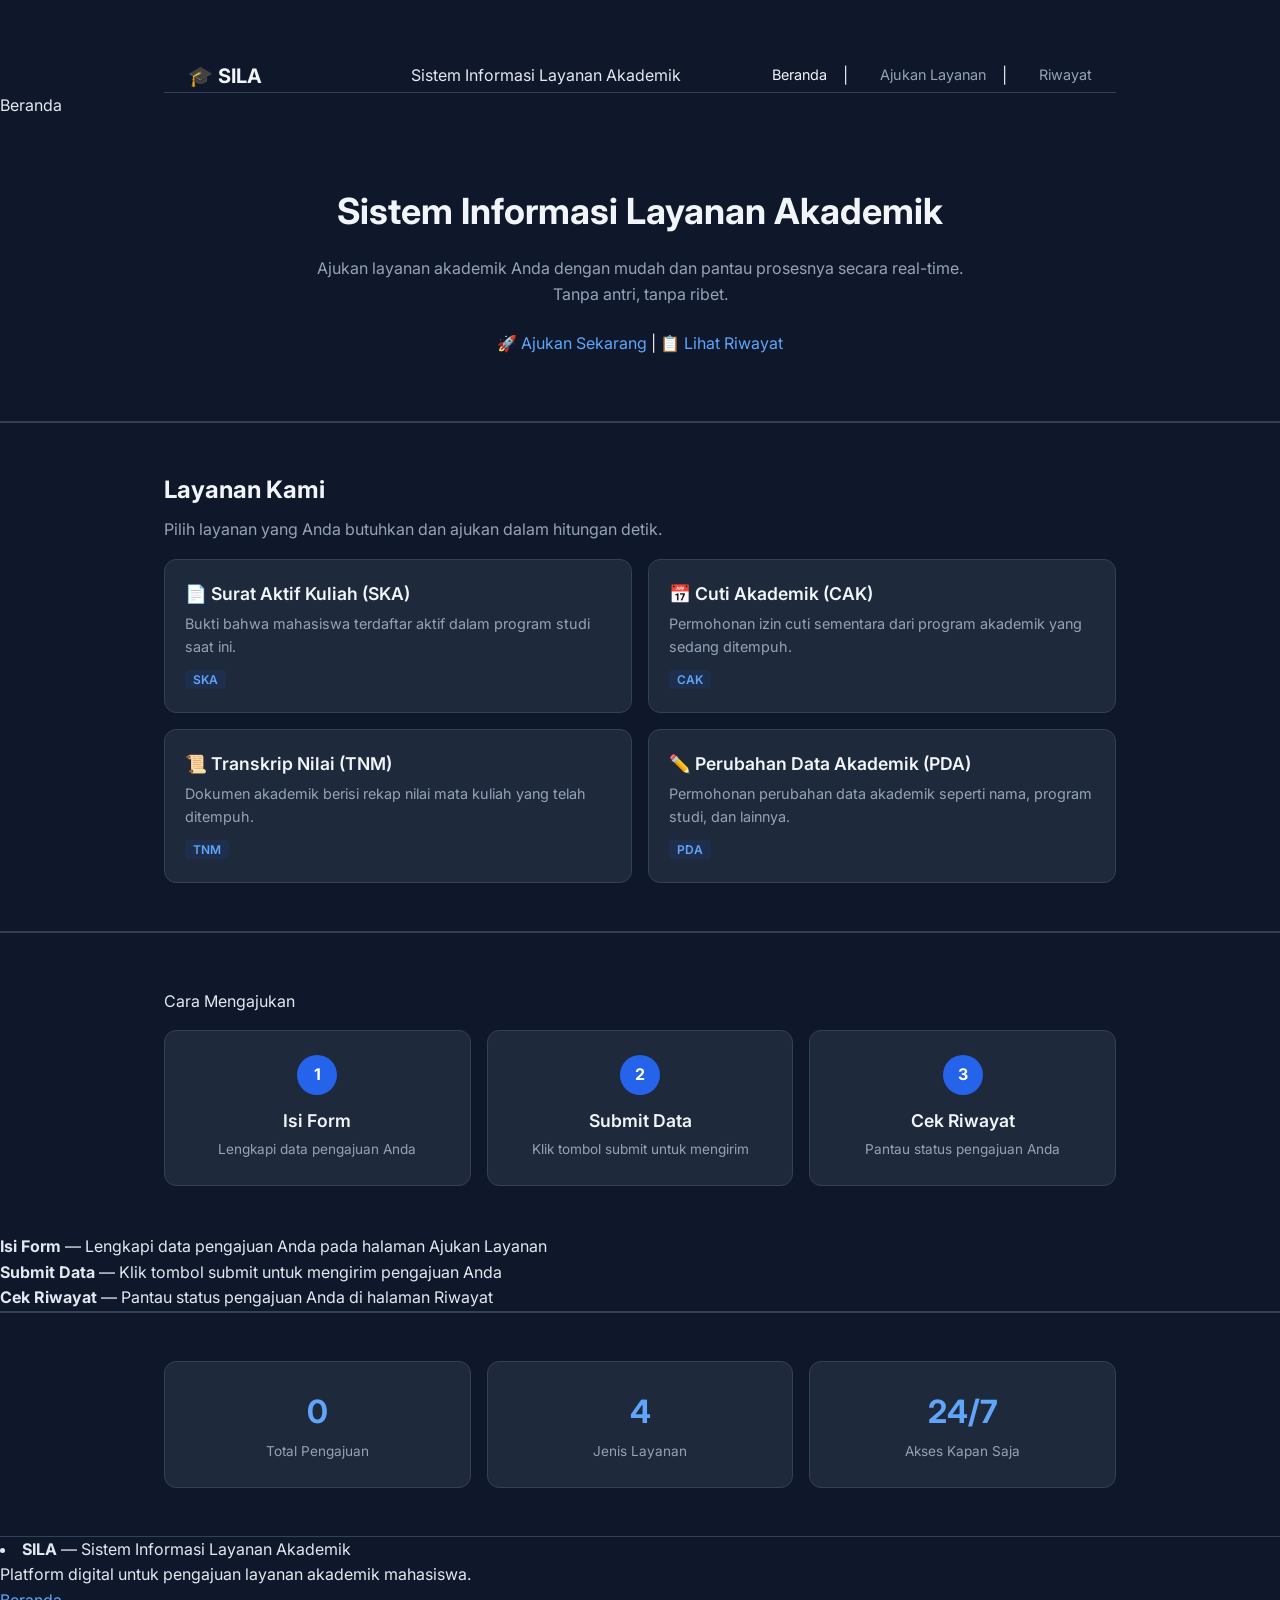
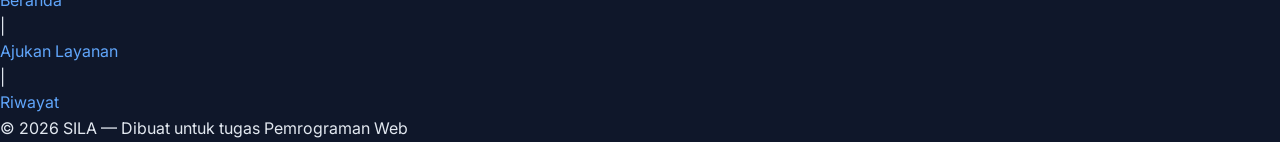
<file: index.html>
<!DOCTYPE html>
<html lang="en">
<head>
    <meta charset="UTF-8">
    <meta name="viewport" content="width=device-width, initial-scale=1.0">
    <title>SILA-Sistem Informasi Layanan Akademik</title>
    <link rel="stylesheet" href="/css/style.css">
    <link rel="preconnect" href="https://fonts.googleapis.com">
    <link rel="preconnect" href="https://fonts.gstatic.com" crossorigin>
    <link
    href="https://fonts.googleapis.com/css2?family=Inter:wght@400;600;700&d
    isplay=swap" rel="stylesheet">  
    <link rel="stylesheet" href="css/style.css">
 
</head>
<body>
 <!-- HEADER & NAVIGASI -->
    <header class="container">
         <div class="navbar-inner container">
             <h1 href="index.html" class="logo">🎓 SILA</h1>
             <input type="checkbox" id="nav-toggle" class="nav-toggle">
             <label for="nav-toggle" class="nav-toggel-label" >
                <span></span>
                <span></span>
                <span></span>
             </label>
             <p>Sistem Informasi Layanan Akademik</p>
             <nav>
                 <!-- Link -->
                 <ul class="nav-menu">
                     <a href="index.html" class="active">Beranda</a> |
                     <a href="layanan.html">Ajukan Layanan</a> |
                     <a href="riwayat.html">Riwayat</a>
                 </ul>
             </nav>
         </div>
        <hr> <!-- Garis Mendatar -->
    </header
 
     <main>
        <p>Beranda</p>
 
    <main>
        <!-- Hero -->
        <section class="hero">
            <div class="container">
                 <h1>Sistem Informasi Layanan Akademik</h2>
                 <p>Ajukan layanan akademik Anda dengan mudah dan pantau prosesnya secara real-time.<br>Tanpa antri, tanpa ribet.</p>
          <!-- Link -->
                 <div class="hero-buttom">
                     <a href="layanan.html">🚀 Ajukan Sekarang</a> |
                     <a href="riwayat.html">📋 Lihat Riwayat</a>
                 </div>
            </div>
            
        </section>
        <hr>
 
        <!-- Daftar Layanan -->
        <section class="section">
            <div class="container">
                 <h2>Layanan Kami</h2>
                 <p class="section-desc">Pilih layanan yang Anda butuhkan dan ajukan dalam hitungan detik.</p>
                 <div class="cards-grid">
                     <article class="card">
                     <h3>📄 Surat Aktif Kuliah (SKA)</h3>
                     <p>Bukti bahwa mahasiswa terdaftar aktif dalam program studi saat ini.</p>
                     <span class="card-code">SKA</span>
            </article>
            <article class="card">
                <h3>📅 Cuti Akademik (CAK)</h3>
                <p>Permohonan izin cuti sementara dari program akademik yang sedang ditempuh.</p>
                <span class="card-code">CAK</span>
            </article>
            <article class="card">
                <h3>📜 Transkrip Nilai (TNM)</h3>
                <p>Dokumen akademik berisi rekap nilai mata kuliah yang telah ditempuh.</p>
                <span class="card-code">TNM</span>
            </article>
            <article class="card">
                 <h3>✏️ Perubahan Data Akademik (PDA)</h3>
                <p>Permohonan perubahan data akademik seperti nama, program studi, dan lainnya.</p>
                <span class="card-code">PDA</span>
            </article>
        </div>
     </div>
        </section>
 
         <hr>
        <!-- Cara Mengajukan -->
        <section class="section">
            <div class="container">
        <h2></h2>Cara Mengajukan</h2>
                 <p class="section-desc" pengajuan layanan akademik semudah 3 langkah:></p>
                  <div class="steps-grid"> 
                    <div class="step"> 
                        <div class="step-number">1</div> 
                        <h3>Isi Form</h3> 
                        <p>Lengkapi data pengajuan Anda</p> 
                    </div> 
                    <div class="step"> 
                        <div class="step-number">2</div> 
                        <h3>Submit Data</h3> 
                        <p>Klik tombol submit untuk mengirim</p> 
                    </div> 
                    <div class="step"> 
                        <div class="step-number">3</div> 
                        <h3>Cek Riwayat</h3> 
                        <p>Pantau status pengajuan Anda</p>
                     </div>
                  </div>
            </div>
        </section>
            <ol>
                <li><strong>Isi Form</strong> — Lengkapi data pengajuan Anda pada halaman Ajukan Layanan</li>
                <li><strong>Submit Data</strong> — Klik tombol submit untuk mengirim pengajuan Anda</li>
                <li><strong>Cek Riwayat</strong> — Pantau status pengajuan Anda di halaman Riwayat</li>
            </ol>
        </section>
        <hr>
        <!-- Statistik -->
         <section class="section"> 
            <div class="container"> 
                <div class="stats-grid"> 
                    <div class="stat"> 
                        <div class="stat-number">0</div> 
                        <div class="stat-label">Total Pengajuan</div> 
                    </div> 
                    <div class="stat"> 
                        <div class="stat-number">4</div> 
                        <div class="stat-label">Jenis Layanan</div> 
                    </div> 
                    <div class="stat"> 
                        <div class="stat-number">24/7</div> 
                        <div class="stat-label">Akses Kapan Saja</div> 
                    </div> 
                </div> 
            </div> 
        </section>
    </main> <!-- Tutup area main utama -->
 
     <!-- FOOTER -->
    <footer>
        <hr>
        <li><strong>SILA</strong> — Sistem Informasi Layanan Akademik</li>
        <p>Platform digital untuk pengajuan layanan akademik mahasiswa.</p>
        <p>
           <ul>
               <li><a href="index.html">Beranda</a></li> |
               <li><a href="layanan.html">Ajukan Layanan</a></li> |
               <li><a href="riwayat.html">Riwayat</a></li>
           </ul>
       </p>
       <p>&copy; 2026 SILA — Dibuat untuk tugas Pemrograman Web</p>
    </footer>
 
 
   
</body>
</html>
</file>
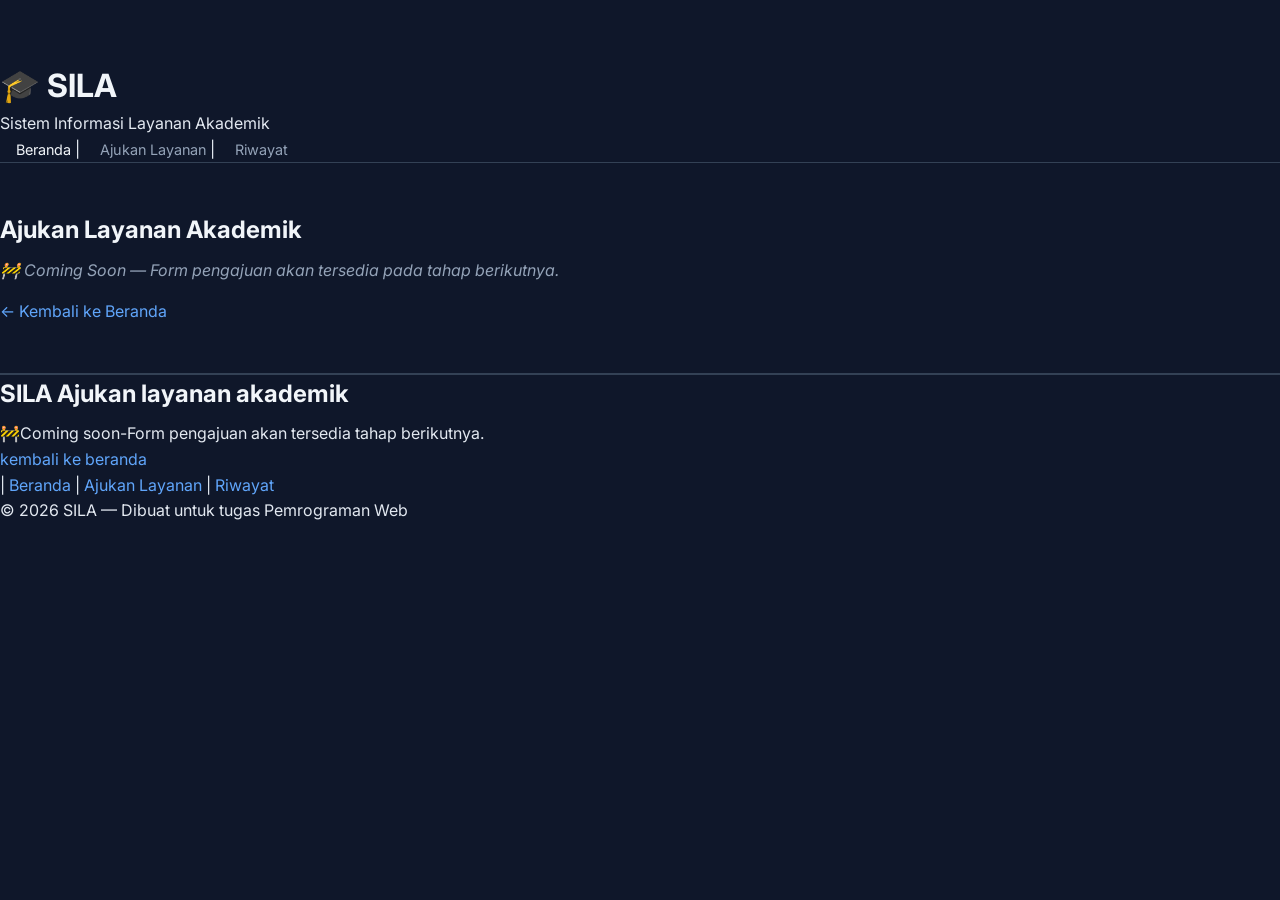
<file: Layanan.html>
<!DOCTYPE html>
<html lang="en">
<head>
    <meta charset="UTF-8">
    <meta name="viewport" content="width=device-width, initial-scale=1.0">
    <title>SILA-Sistem Informasi Layanan Akademik</title>
    <link rel="stylesheet" href="css/style.css">
    <link rel="preconnect" href="https://fonts.googleapis.com">
    <link rel="preconnect" href="https://fonts.gstatic.com" crossorigin>
    <link
    href="https://fonts.googleapis.com/css2?family=Inter:wght@400;600;700&d
    isplay=swap" rel="stylesheet">
 
 
</head>
<body>
 <!-- HEADER & NAVIGASI -->
    <header>
        <h1>🎓 SILA</h1>
        <p>Sistem Informasi Layanan Akademik</p>
        <nav>
            <!-- Link -->
            <a href="index.html" class="active">Beranda</a> |
            <a href="layanan.html">Ajukan Layanan</a> |
            <a href="riwayat.html">Riwayat</a>
        </nav>
 
 
        <main>
        <section class="section">
            <h2>Ajukan Layanan Akademik</h2>
            <p class="section-desc"><em>🚧 Coming Soon — Form pengajuan
            akan tersedia pada tahap berikutnya.</em></p>
            <p><a href="index.html">← Kembali ke Beranda</a></p>
        </section>
    </main>
 
        <hr> <!-- Garis Mendatar -->
    </header
 
   
    <footer>
        <hr>
        <h2><strong>SILA</strong>  Ajukan layanan akademik</h2>
        <p>🚧Coming soon-Form pengajuan akan tersedia tahap berikutnya.<p>
        <p></p> <a href="Index.html">kembali ke beranda</a> </p>
        <p>
             |
 
           
           <a href="index.html">Beranda</a> |
           <a href="layanan.html">Ajukan Layanan</a> |
           <a href="riwayat.html">Riwayat</a>
       </p>
       <p>&copy; 2026 SILA — Dibuat untuk tugas Pemrograman Web</p>
    </footer>
     
</body>
</html>
</file>
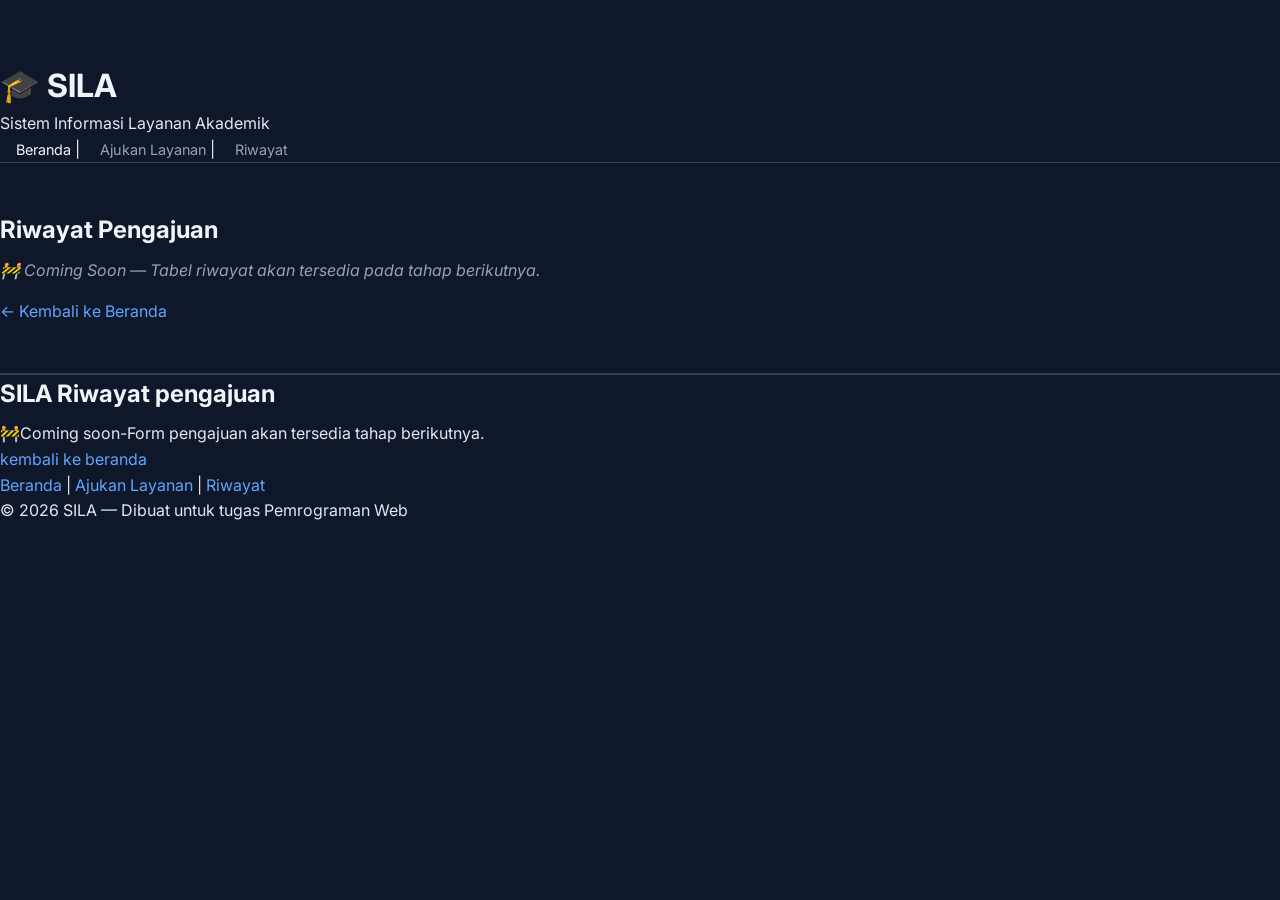
<file: Riwayat.html>
<!DOCTYPE html>
<html lang="en">
<head>
    <meta charset="UTF-8">
    <meta name="viewport" content="width=device-width, initial-scale=1.0">
    <title>Sistem Informasi Layanan Akademik</title>
    <link rel="stylesheet" href="css/style.css">
    <link rel="preconnect" href="https://fonts.googleapis.com">
    <link rel="preconnect" href="https://fonts.gstatic.com" crossorigin>
    <link
    href="https://fonts.googleapis.com/css2?family=Inter:wght@400;600;700&d
    isplay=swap" rel="stylesheet">  
 
</head>
<body>
 <!-- HEADER & NAVIGASI -->
    <header>
        <h1>🎓 SILA</h1>
        <p>Sistem Informasi Layanan Akademik</p>
        <nav>
            <!-- Link -->
            <a href="index.html" class="active">Beranda</a> |
            <a href="layanan.html">Ajukan Layanan</a> |
            <a href="riwayat.html">Riwayat</a>
        </nav>
       
        <main>
        <section class="section">
            <h2>Riwayat Pengajuan</h2>
            <p class="section-desc"><em>🚧 Coming Soon — Tabel riwayat
akan tersedia pada tahap berikutnya.</em></p>
            <p><a href="index.html">← Kembali ke Beranda</a></p>
        </section>
    </main>
 
        <hr> <!-- Garis Mendatar -->
    </header
       
    <footer>
        <hr>
        <h2><strong>SILA</strong> Riwayat pengajuan</h2>
        <p>🚧Coming soon-Form pengajuan akan tersedia tahap berikutnya.<p>
        <p></p> <a href="Index.html">kembali ke beranda</a> </p>
        <p>
 
 
 
           <a href="index.html">Beranda</a> |
           <a href="layanan.html">Ajukan Layanan</a> |
           <a href="riwayat.html">Riwayat</a>
       </p>
       <p>&copy; 2026 SILA — Dibuat untuk tugas Pemrograman Web</p>
    </footer>
 
   
   
</body>
</html>
</file>
<file: css/style.css>
/* ================================
   CSS DASAR — SILA
   ================================ */

* {
    margin: 0;
    padding: 0;
    box-sizing: border-box;
}

body {
    background-color: #0f172a;
    color: #e2e8f0;
}

h1,
h2,
h3 {
    color: #f1f5f9;
}

a {
    color: #60a5fa;
    text-decoration: none;
}

a:hover {
    color: #93c5fd;
}

hr {
    border: none;
    border-top: 1px solid #334155;
}


/* ================================
   CSS LANJUTAN — SILA
   ================================ */

body {
    font-family: 'Inter', sans-serif;
    font-size: 16px;
    line-height: 1.6;
    padding-top: 60px;
    /* beri ruang untuk navbar */
}

h1 {
    font-size: 2rem;
    font-weight: 700;
}

h2 {
    font-size: 1.5rem;
    font-weight: 700;
    margin-bottom: 8px;
}

h3 {
    font-size: 1.1rem;
    font-weight: 600;
    margin-bottom: 4px;
}

.section-desc {
    color: #94a3b8;
    margin-bottom: 16px;
}


/* ================================
   PAGE LAYOUT — SILA
   ================================ */

/* --------------------------------
   Container
   Membatasi lebar konten maksimum 1000px
   dan mengatur posisinya agar selalu
   di tengah halaman (margin: 0 auto).
   -------------------------------- */
.container {
    max-width: 1000px;
    margin: 0 auto;
    /* tengah horizontal */
    padding: 0 24px;
    /* ruang kiri & kanan */
}

/* --------------------------------
   Navbar (Bilah Navigasi) — menggunakan Flexbox
   Flexbox mengatur elemen anak secara baris (row).
   justify-content: space-between → logo kiri, nav kanan.
   align-items: center → sejajar secara vertikal.
   -------------------------------- */
.navbar {
    background-color: #1e293b;
    border-bottom: 1px solid #334155;
    padding: 16px 0;
    position: fixed;
    /* navbar tetap diatas saat scroll */
    width: 100%;
    top: 0;
    left: 0;
    z-index: 0;
}

.navbar-inner {
    display: flex;
    /* aktifkan flexbox */
    justify-content: space-between;
    /* logo vs menu berjauhan */
    align-items: center;
    /* sejajar vertikal */
}

/* Logo: teks brand di pojok kiri */
.logo {
    font-size: 1.25rem;
    font-weight: 700;
    color: #f1f5f9;
}

/* Link navigasi berwarna abu dan memberi jarak kiri */
nav a {
    margin-left: 16px;
    color: #94a3b8;
    font-size: 0.9rem;
}

/* Link aktif / hover jadi berwarna putih */
nav a:hover,
nav a.active {
    color: #f1f5f9;
}

/* --------------------------------
   Hero Section
   Bagian pembuka halaman yang mencolok,
   biasanya memuat judul besar dan tombol aksi.
   -------------------------------- */
.hero {
    padding: 64px 0;
    text-align: center;
}

.hero h1 {
    font-size: 2.25rem;
    /* = 36px, ukuran besar */
    margin-bottom: 16px;
}

.hero p {
    color: #94a3b8;
    margin-bottom: 24px;
}

/* --------------------------------
   Tombol (Buttons)
   .btn    → gaya dasar semua tombol.
   .btn-primary → tombol utama (biru, solid).
   .btn-outline → tombol sekunder (hanya border).
   -------------------------------- */
.hero-buttons {
    display: flex;
    justify-content: center;
    gap: 12px;
    /* jarak antar tombol */
}

.btn {
    display: inline-block;
    padding: 12px 24px;
    border-radius: 8px;
    font-size: 0.9rem;
    font-weight: 600;
}

/* Tombol solid biru */
.btn-primary {
    background-color: #2563eb;
    color: #fff;
}

.btn-primary:hover {
    background-color: #1d4ed8;
    /* biru lebih gelap saat hover */
    color: #fff;
}

/* Tombol outline (hanya border, tanpa background) */
.btn-outline {
    border: 1px solid #334155;
    color: #e2e8f0;
}

.btn-outline:hover {
    background-color: #1e293b;
    color: #f1f5f9;
}

/* Blok konten dengan garis atas sebagai pemisah antar section */
.section {
    padding: 48px 0;
    border-top: 1px solid #334155;
}

/* --------------------------------
   Cards Grid — menggunakan CSS Grid
   grid-template-columns: 1fr 1fr → 2 kolom sama lebar.
   gap: jarak antar kartu.
   -------------------------------- */
.cards-grid {
    display: grid;
    grid-template-columns: 1fr 1fr;
    /* 2 kolom */
    gap: 16px;
    margin-top: 16px;
}

/* Kartu individual */
.card {
    background-color: #1e293b;
    border: 1px solid #334155;
    border-radius: 12px;
    padding: 20px;

    transition: border 0.3s, transform 0.4s
}


.card:hover {
    border: 1px solid #2563eb;
    transform: translateY(-4px);
}

.card p {
    color: #94a3b8;
    font-size: 0.9rem;
    margin-bottom: 8px;
}


/* Badge kode kecil berwarna biru di dalam kartu */
.card-code {
    font-size: 0.75rem;
    font-weight: 600;
    color: #60a5fa;
    background-color: rgba(37, 99, 235, 0.1);
    /* biru transparan */
    padding: 2px 8px;
    border-radius: 4px;
}

/* --------------------------------
   Steps Grid — menggunakan Flexbox
   flex: 1 berarti setiap .step mengambil
   lebar yang sama (membagi ruang secara merata).
   -------------------------------- */
.steps-grid {
    display: flex;
    gap: 16px;
    margin-top: 16px;
}

.step {
    flex: 1;
    /* lebar sama rata */
    text-align: center;
    background-color: #1e293b;
    border: 1px solid #334155;
    border-radius: 12px;
    padding: 24px 16px;
}

/* Lingkaran nomor langkah berwarna biru */
.step-number {
    width: 40px;
    height: 40px;
    background-color: #2563eb;
    color: #fff;
    border-radius: 50%;
    /* membuat kotak jadi lingkaran */
    display: flex;
    align-items: center;
    justify-content: center;
    font-weight: 700;
    margin: 0 auto 12px;
    /* tengah horizontal + jarak bawah */
}

.step p {
    color: #94a3b8;
    font-size: 0.85rem;
}

/* --------------------------------
   Stats Grid — Flexbox
   Untuk menampilkan statistik angka
   secara berdampingan.
   -------------------------------- */
.stats-grid {
    display: flex;
    gap: 16px;
}

.stat {
    flex: 1;
    text-align: center;
    background-color: #1e293b;
    border: 1px solid #334155;
    border-radius: 12px;
    padding: 24px;
}

/* Angka statistik besar berwarna biru */
.stat-number {
    font-size: 2rem;
    font-weight: 700;
    color: #60a5fa;
}

.stat-label {
    color: #94a3b8;
    font-size: 0.85rem;
    margin-top: 4px;
}

/* --------------------------------
   Footer — menggunakan CSS Grid
   grid-template-columns: 2fr 1fr →
   kolom kiri 2x lebih lebar dari kolom kanan
   (2/3 vs 1/3 lebar total).
   -------------------------------- */
.footer {
    border-top: 1px solid #334155;
    margin-top: 32px;
}

.footer-inner {
    display: grid;
    grid-template-columns: 2fr 1fr;
    /* 2 kolom tidak sama */
    gap: 32px;
    padding: 32px 0;
}

.footer-inner p {
    color: #64748b;
    font-size: 0.875rem;
    margin-top: 8px;
}

.footer-inner h4 {
    color: #f1f5f9;
    margin-bottom: 8px;
    font-size: 0.9rem;
}

/* Link di footer tampil sebagai block (baris baru per link) */
.footer-inner a {
    display: block;
    color: #64748b;
    font-size: 0.85rem;
    margin-bottom: 4px;
}

.footer-inner a:hover {
    color: #93c5fd;
}

/* Baris paling bawah footer (copyright) */
.footer-bottom {
    border-top: 1px solid #334155;
    padding: 16px 0;
    text-align: center;
}

.footer-bottom p {
    font-size: 0.8rem;
    color: #64748b;
}

/* STRUKTUR NAVIGASI dan MENU */
/* =========================== */

/* MENU HORIZONTAL (NAV MENU) */
.nav-menu{
    list-style: none;
    display: flex;
    gap: 16px;
}

.nav-menu li a {
    color: #94a3b8;
    font-size: 0.9rem;
    padding: 8px 12px;
    border-radius: 8px;
}

.nav-menu li a:hover {
    background-color: rgba(225, 225, 225, 0.05);
    color: #f1f5f9;
}


.nav-menu li a.active {
    background-color: rgba(37, 99, 235, 0.1);
    /* biru redup */
    color: #f1f5f9;
    font-weight: 600;
}

.footer-nav {
    list-style: none;
}

.footer-nav ul li a {
    color: #64748b;
    font-size: 0.85rem;
}

.footer-nav ul li a:hover {
    color: #93c5fd;
}

/* Menu toggle */
/* .nav-toggle : checkbox tersembunyi sbg trigger */


/* checkbox tersembunyi(tidak ditampilkan dilayar */
.nav-toggle {
    display: none;
}

.nav-toggle-label {
    display: none;
    /*  */
    flex-direction: column;
    gap: 5px;
    /* jarak antar garis */
    cursor: pointer;
    gap: 4px;
}

.nav-toggle-label span {
    display: none;
    width: 25px;
    height: 3px;
    background-color: #94a3b8;
    border-radius: 2px;
}


/* --------------------------------
   Responsive: Tablet & Mobile (<= 768px)
   Semua grid/flex berubah ke 1 kolom/baris
   agar konten tidak terlalu sempit di layar kecil.
   -------------------------------- */
   
/* Tablet & Mobile */
@media (max-width: 768px) {
    .navbar-inner {
        flex-wrap: wrap;
    }

    .hamburger {
        display: flex;
        /* tampilkan hamburger */
    }

    nav {
        width: 100%;
        order: 3;
    }

    .nav-menu {
        display: none;
        flex-direction: column;
        gap: 0;
        width: 100%;
        padding: 8px 0;
        border-top: 1px solid #334155;
        margin-top: 12px;
    }

    .nav-menu li a {
        display: block;
        padding: 10px 0;
        border-radius: 0;
    }

    .nav-toggle:checked~nav .nav-menu {
        display: flex;
    }

    /* SAMBUNG DARI SINI */
    /* ================== */

    .nav-menu {
        gap: 4px;
    }

    /* Judul hero lebih kecil di mobile */
    .hero h1 {
        font-size: 1.5rem;
    }

    /* Tombol berubah jadi vertikal (kolom) */
    .hero-buttons {
        flex-direction: column;
        align-items: center;
    }

    /* Cards: dari 2 kolom → 1 kolom */
    .cards-grid {
        grid-template-columns: 1fr;
    }

    /* Steps & stats berubah ke arah vertikal */
    .steps-grid {
        flex-direction: column;
    }

    .stats-grid {
        flex-direction: column;
    }

    /* Footer: dari 2 kolom → 1 kolom */
    .footer-inner {
        grid-template-columns: 1fr;
        gap: 24px;
    }
}



/* --------------------------------
   Responsive: Layar Sangat Kecil (<= 480px)
   Untuk smartphone kecil:
   - Judul lebih kecil lagi
   - Tombol lebar penuh (100%)
   -------------------------------- */
/* Small Mobile */
@media (max-width: 480px) {
    .hero h1 {
        font-size: 1.25rem;
    }

    /* Tombol mengisi penuh lebar layar */
    .btn {
        width: 100%;
        text-align: center;
    }
}


/* 1.	Perbarui kelas-kelas tombol (.btn, .nav-menu li a), dan kartu layanan (.card) pada blok CSS yang ada di atas media query dengan menambahkan properti atribut transition. Contohnya pada .btn, ubah menjadi: */

.btn {
    display: inline-block;
    padding: 12px 24px;
    border-radius: 8px;
    font-size: 0.9rem;
    font-weight: 600;
    
    /* Tambah ini */
    transition: background-color 0.3s, color 0.3s, transform 0.2s; 
    /* / Menambahkan sifat efek lambat  / */
}

/* 2.	Pada bagian .card dan efek hover-nya (.card:hover / .btn-primary:hover), tambahkan properti transform (opsional pada properti hover .btn-outline:hover juga). Cari deklarasi gaya asli mereka dan ubah menjadi: */

.card {
    /* / (kode card sebelumnya) / */
    background-color: #1e293b;
    border: 1px solid #334155;
    border-radius: 12px;
    padding: 20px;

    /* Tambahkan disini transisi*/
    transition: border-color 0.3s, transform 0.2s;
}

/* Tambahkan transisi untuk efek hover */
.card:hover {
    border-color: #475569;
    transform: translateY(-2px); 
    /* Menggeser sedikit ke atas mirip melayang */
}


/* --------------------------------
MEMBUAT ANIMASI FADE IN UNTUK SECTION HERO   
Animasi CSS (@keyframes)
   Mendefinisikan gerakan bernama 'fadeIn':
   - from: posisi awal (tersembunyi, geser ke bawah)
   - to: posisi akhir (terlihat, posisi normal)
   -------------------------------- */
@keyframes fadeIn {
    from {
        opacity: 0;
        /* transparan penuh */
        transform: translateY(20px);
        /* geser 20px ke bawah */
    }

    to {
        opacity: 1;
        /* terlihat penuh */
        transform: translateY(0);
        /* posisi normal */
    }
}

/* Hero section mendapat animasi fadeIn selama 0.6 detik */
.hero {
    animation: fadeIn 0.6s ease;
}
</file>
